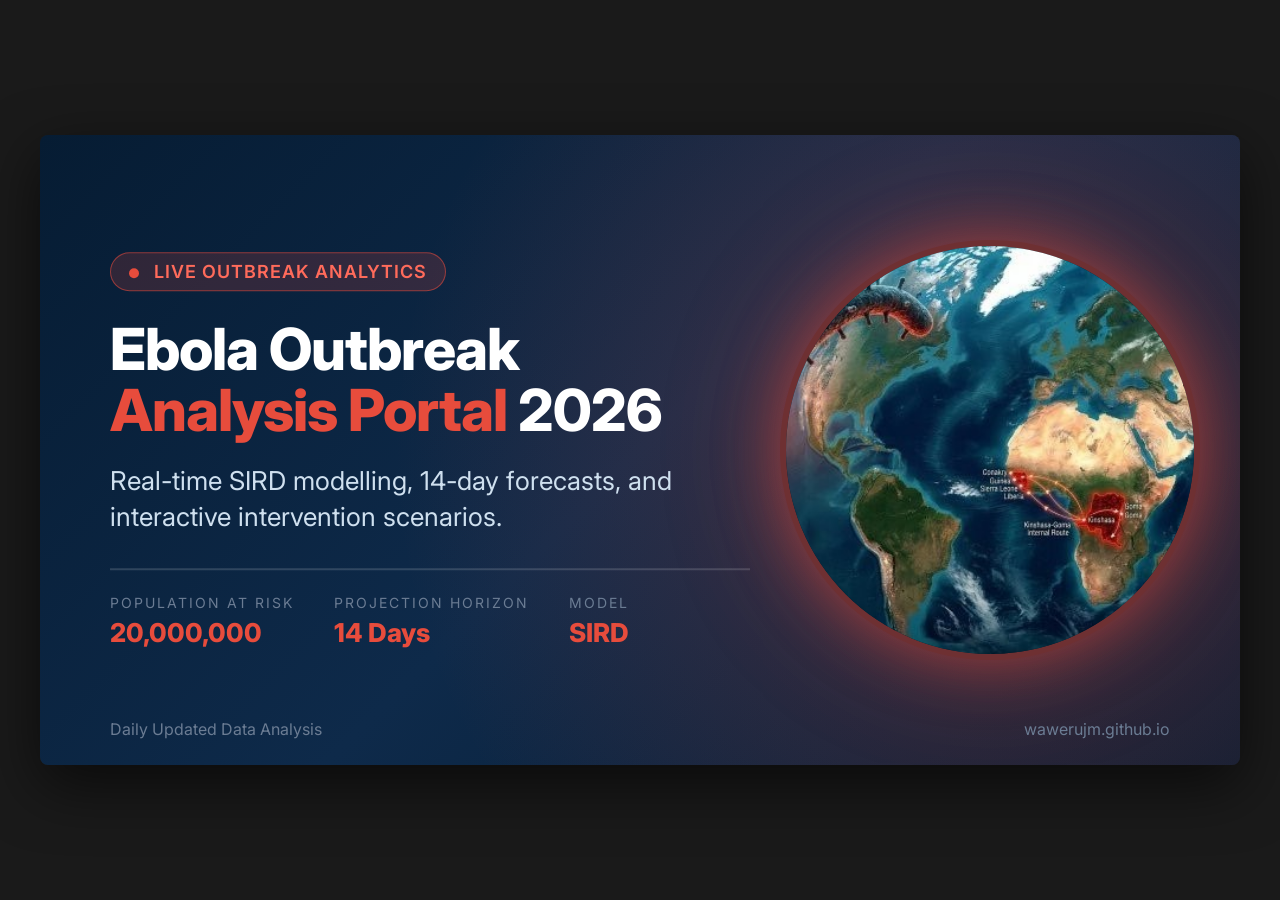
<file: docs/share-preview.html>
<!DOCTYPE html>
<html lang="en">
<head>
    <meta charset="UTF-8">
    <title>Social Preview Card Generator</title>
    <link href="https://fonts.googleapis.com/css2?family=Inter:wght@400;600;800&display=swap" rel="stylesheet">
    <style>
        * { margin: 0; padding: 0; box-sizing: border-box; }
        body { background: #1a1a1a; font-family: 'Inter', sans-serif;
               display: flex; justify-content: center; align-items: center;
               min-height: 100vh; padding: 20px; }
        /* The 1200x630 card */
        .card {
            width: 1200px; height: 630px; position: relative;
            background: linear-gradient(135deg, #061c33 0%, #0e2a4a 50%, #061c33 100%);
            overflow: hidden; border-radius: 8px;
            box-shadow: 0 20px 60px rgba(0,0,0,0.6);
        }
        /* Radial glow behind the virus */
        .glow {
            position: absolute; inset: 0;
            background: radial-gradient(circle at 80% 50%, rgba(231,76,60,0.28) 0%, transparent 60%);
        }
        /* Virus image on the right */
        .virus {
            position: absolute; right: 40px; top: 50%;
            transform: translateY(-50%);
            width: 420px; height: 420px; border-radius: 50%;
            object-fit: cover;
            border: 6px solid rgba(231,76,60,0.45);
            box-shadow: 0 0 60px rgba(231,76,60,0.5),
                        0 0 120px rgba(231,76,60,0.25);
            background: #0b1929;
        }
        /* Left text block */
        .text-block {
            position: absolute; left: 70px; top: 50%;
            transform: translateY(-50%);
            max-width: 640px; color: #ffffff;
        }
        .badge {
            display: inline-block; padding: 8px 18px;
            background: rgba(231,76,60,0.18);
            border: 1px solid rgba(231,76,60,0.55);
            border-radius: 24px; font-size: 18px; font-weight: 600;
            color: #ff6b5b; letter-spacing: 1px;
            text-transform: uppercase; margin-bottom: 28px;
        }
        .badge .dot {
            display: inline-block; width: 10px; height: 10px;
            background: #e74c3c; border-radius: 50%;
            margin-right: 10px; vertical-align: middle;
            animation: pulse 1.4s infinite;
        }
        @keyframes pulse {
            0%, 100% { opacity: 1; }
            50% { opacity: 0.35; }
        }
        .title {
            font-size: 58px; font-weight: 800; line-height: 1.05;
            letter-spacing: -1px; margin-bottom: 22px;
        }
        .title span { color: #e74c3c; }
        .subtitle {
            font-size: 26px; font-weight: 400; line-height: 1.4;
            color: #cfe0ef; margin-bottom: 32px;
        }
        .stats {
            display: flex; gap: 40px; padding-top: 24px;
            border-top: 2px solid rgba(255,255,255,0.15);
        }
        .stat-label {
            font-size: 14px; text-transform: uppercase;
            letter-spacing: 2px; color: #6b7c93; margin-bottom: 6px;
        }
        .stat-value {
            font-size: 26px; font-weight: 800; color: #e74c3c;
        }
        /* Footer branding */
        .footer {
            position: absolute; bottom: 26px; left: 70px; right: 70px;
            display: flex; justify-content: space-between; align-items: center;
            font-size: 16px; color: #6b7c93;
        }
        .footer a { color: #cfe0ef; text-decoration: none; }
    </style>
</head>
<body>

    <!-- The card — screenshot this 1200x630 box -->
    <div class="card">
        <div class="glow"></div>

        <!-- Replace this with your actual virus image -->
        <img src="../assets/background.jpg" alt="Ebola virus" class="virus">

        <div class="text-block">
            <div class="badge">
                <span class="dot"></span> Live Outbreak Analytics
            </div>
            <div class="title">
                Ebola Outbreak<br>
                <span>Analysis Portal</span> 2026
            </div>
            <div class="subtitle">
                Real-time SIRD modelling, 14-day forecasts, and interactive intervention scenarios.
            </div>
            <div class="stats">
                <div>
                    <div class="stat-label">Population at Risk</div>
                    <div class="stat-value">20,000,000</div>
                </div>
                <div>
                    <div class="stat-label">Projection Horizon</div>
                    <div class="stat-value">14 Days</div>
                </div>
                <div>
                    <div class="stat-label">Model</div>
                    <div class="stat-value">SIRD</div>
                </div>
            </div>
        </div>

        <div class="footer">
            <span>Daily Updated Data Analysis</span>
            <span>wawerujm.github.io</span>
        </div>
    </div>

</body>
</html>
</file>
